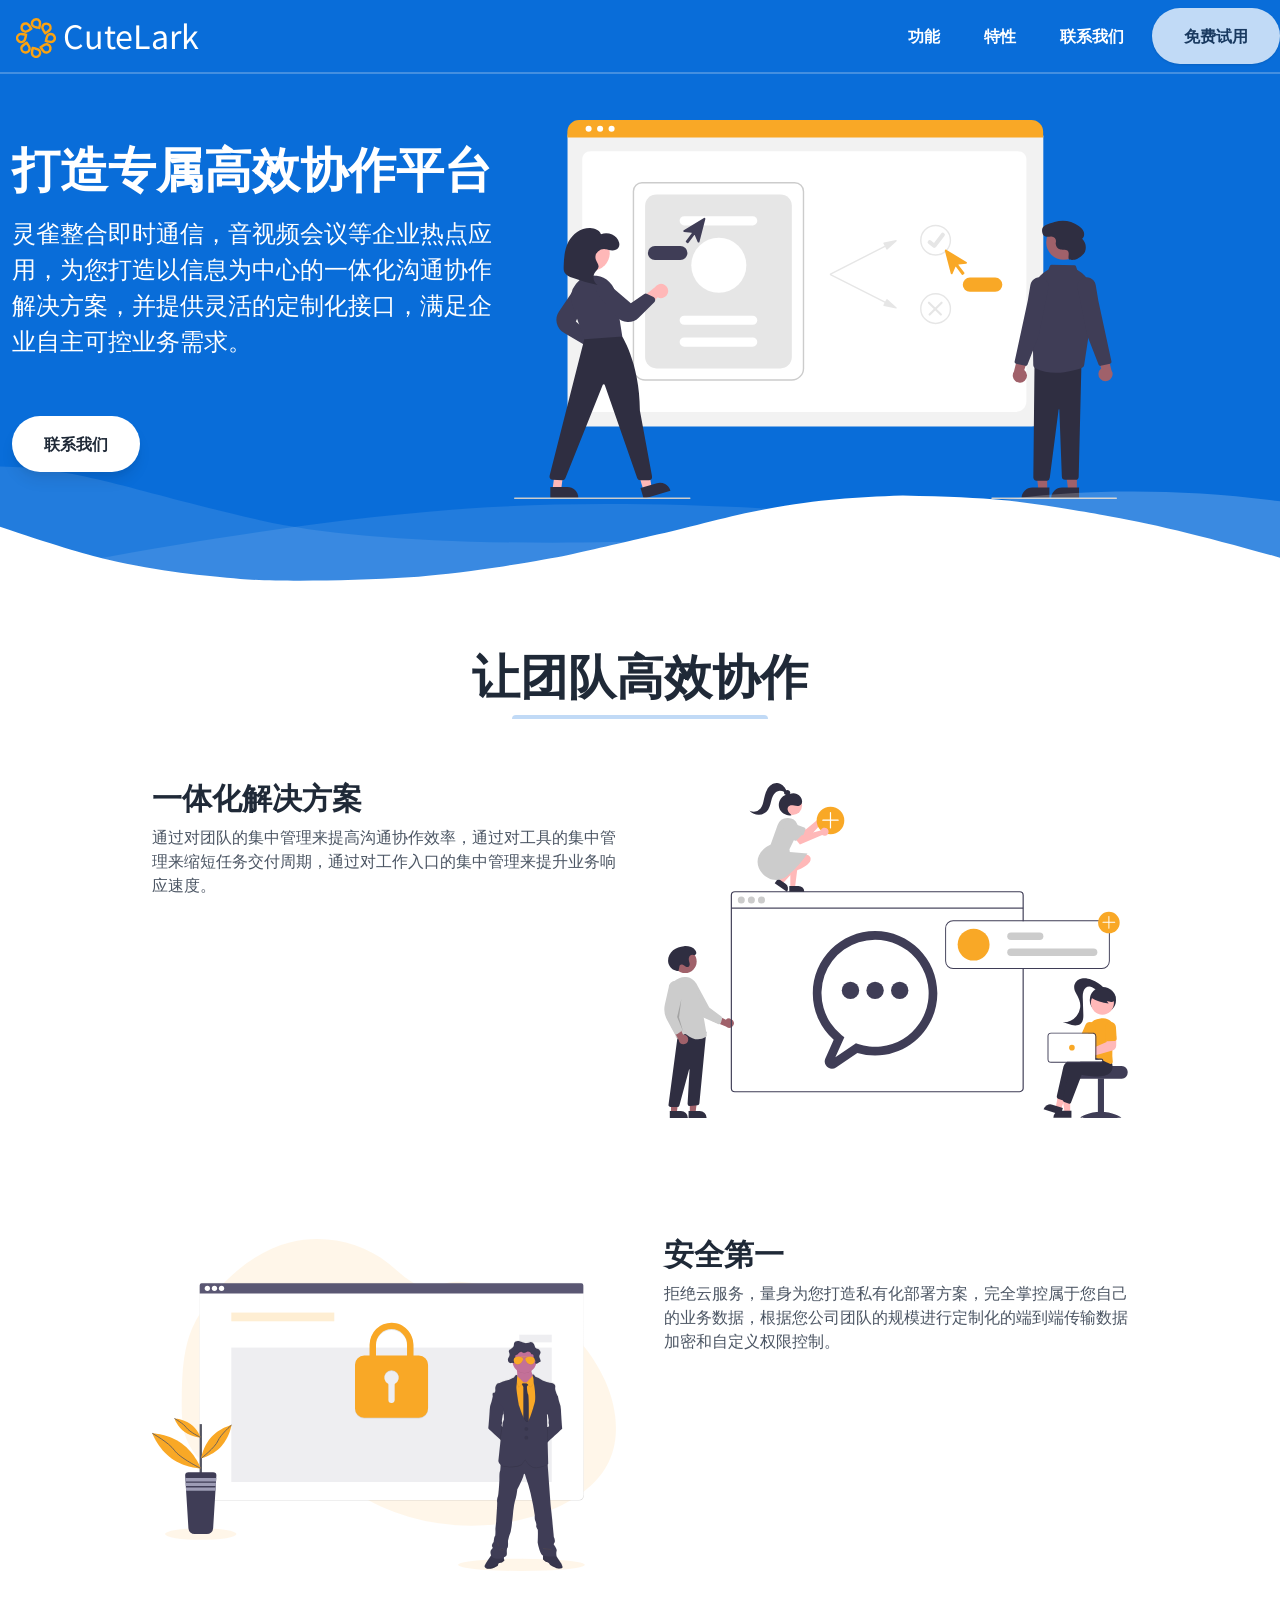
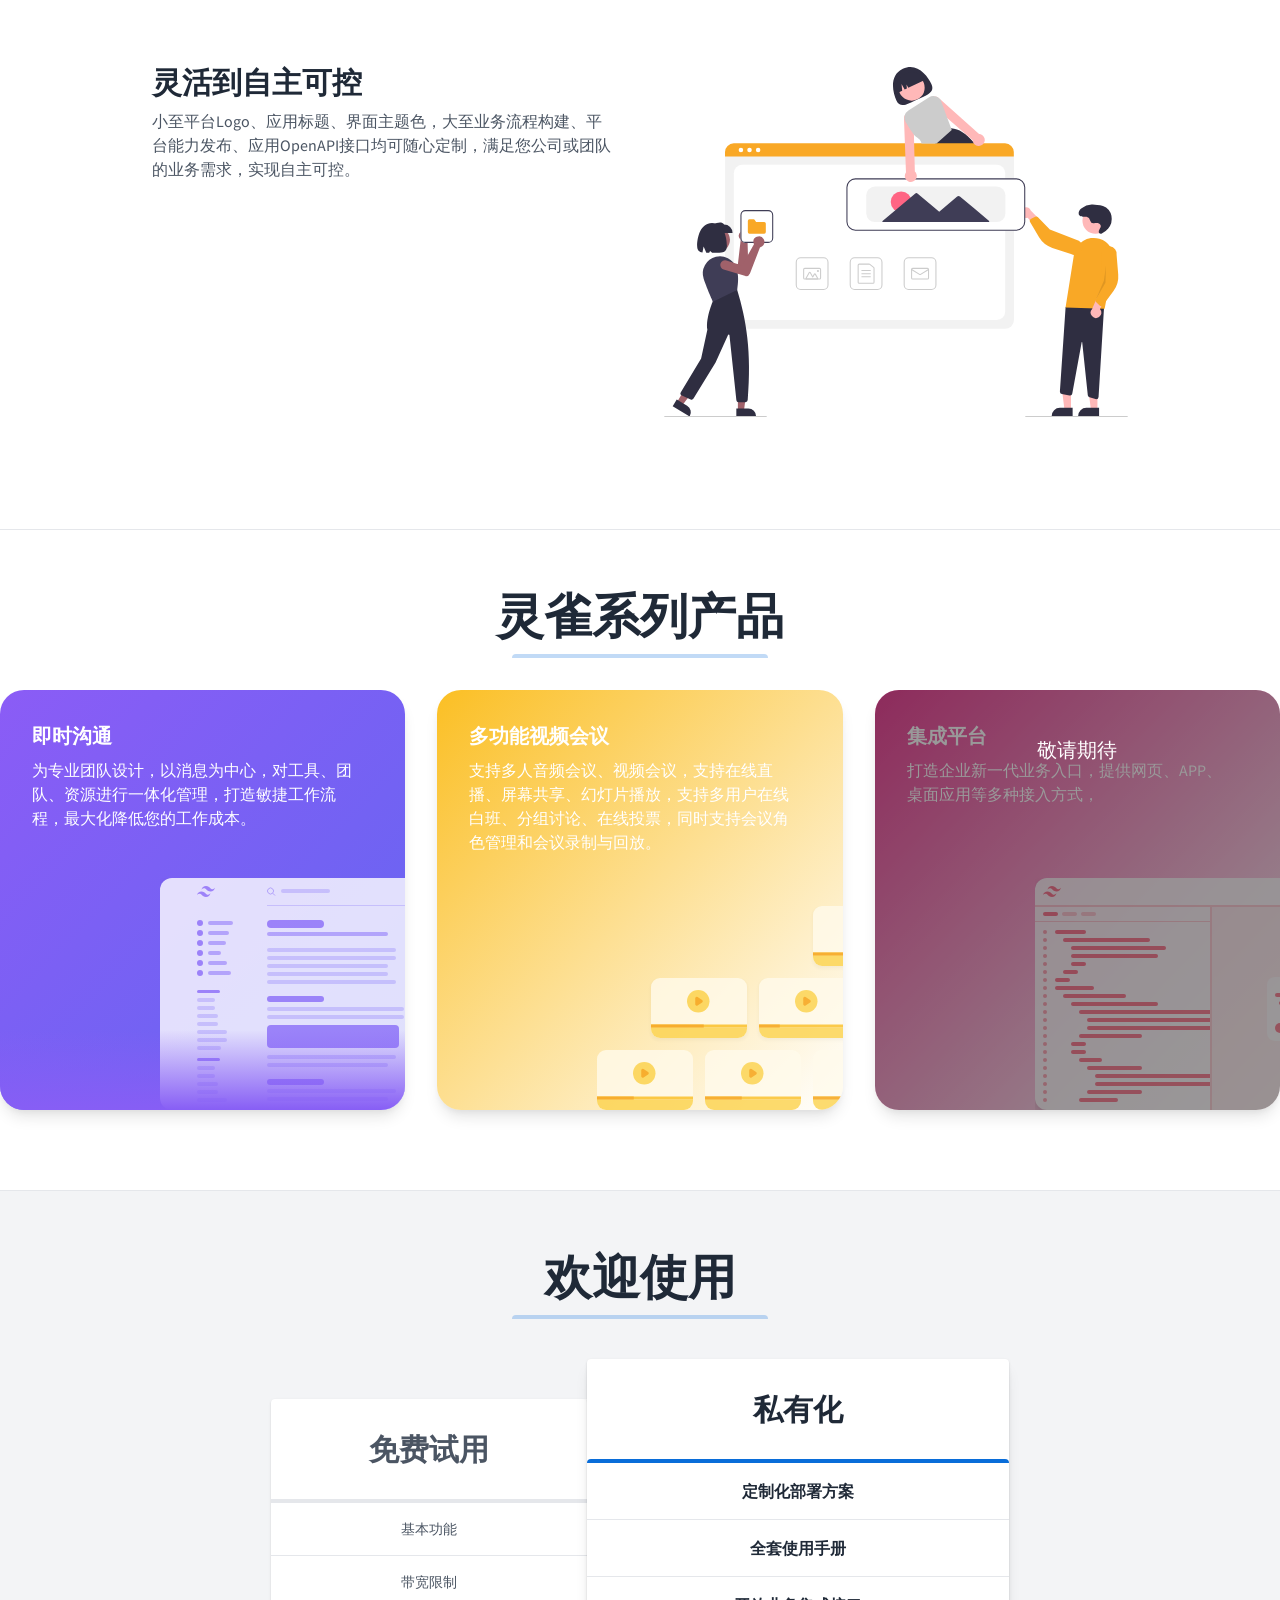
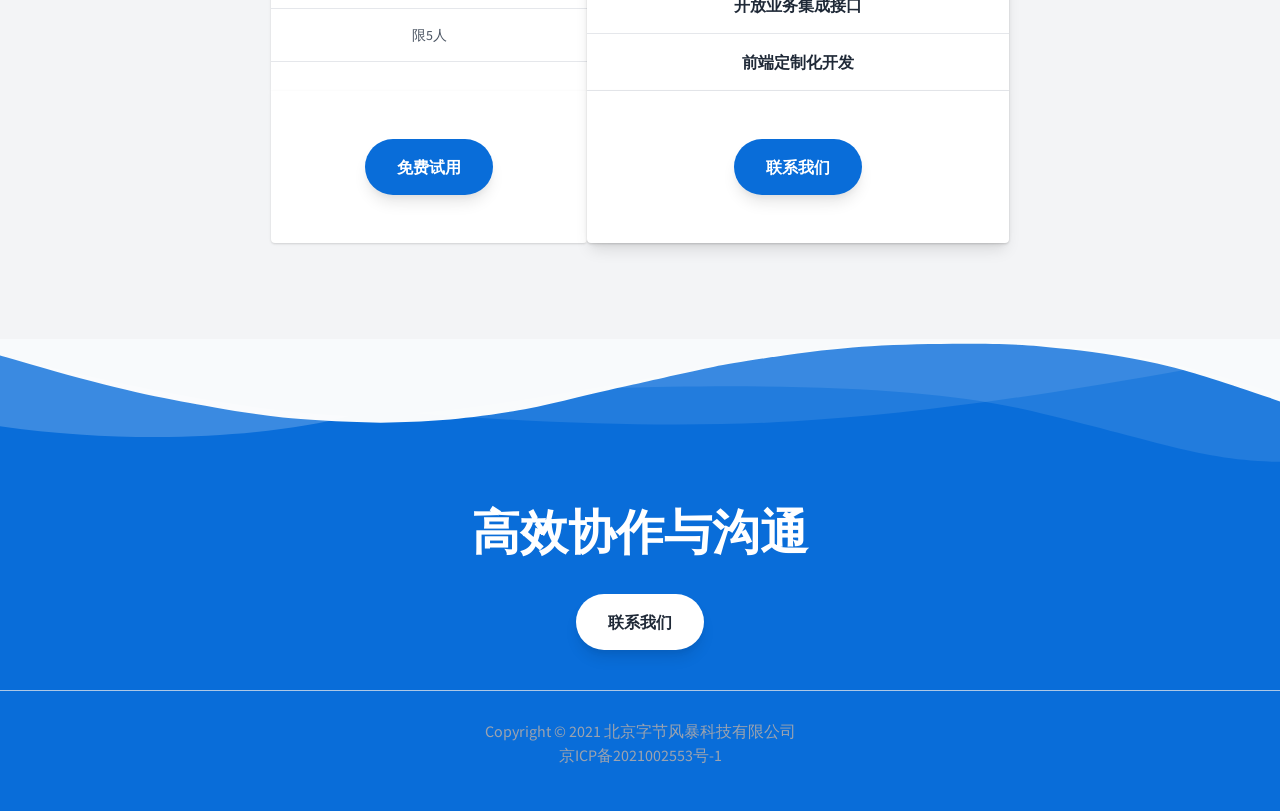
<file: index.html>
<!DOCTYPE html>
<html lang="zh-CN">
  <head>
    <meta charset="UTF-8" />
    <meta name="viewport" content="width=device-width, initial-scale=1.0" />
    <meta http-equiv="X-UA-Compatible" content="ie=edge" />
    <title>CuteLark——打造专属高效协作平台</title>
    <meta
      name="description"
      content="灵雀整合即时通信，音视频会议等企业热点应用，为您打造以信息为中心的一体化沟通协作解决方案，并提供灵活的定制化接口，满足企业自主可控业务需求。"
    />
    <meta
      name="keywords"
      content="灵雀,即时通信,音视频会议,团队协作,沟通协作,自主可控,定制化,一体化解决方案,安全加密,集成平台,免费试用,私有化部署,北京字节风暴科技有限公司"
    />
    <link rel="canonical" href="https://www.cutelark.com/" />
    <link rel="icon" type="image/x-icon" href="./assets/images/favicon.ico" />
    <link rel="stylesheet" href="./assets/css/cutelark.min.css" />
    <!--Replace with your tailwind.css once created-->
    <link rel="stylesheet" href="./assets/css/fonts.css" />
    <!-- Define your gradient here - use online tools to find a gradient matching your branding-->
    <style>
      .gradient {
        background-color: #096dd9;
      }
      .coming-soon {
        position: relative;
      }
      .coming-soon:after {
        position: absolute;
        top: 0;
        left: 0;
        bottom: 0;
        right: 0;
        content: '敬请期待';
        z-index: 20;
        background-color: rgba(0, 0, 0, 0.4);
        border-radius: 1.5rem;
        font-size: 1.25rem;
        font-weight: 500;
        text-align: center;
        padding-top: 45px;
      }
    </style>
    <script src="./assets/js/navaction.js" defer></script>
  </head>
  <body
    class="leading-normal tracking-normal text-white gradient"
    style="font-family: 'Source Sans Pro', sans-serif"
  >
    <!--Nav-->
    <nav id="header" class="fixed w-full z-30 top-0 text-white">
      <div class="w-full container mx-auto flex flex-wrap items-center justify-between mt-0 py-2">
        <div class="pl-4 flex items-center">
          <a
            class="toggleColour text-white no-underline hover:no-underline font-medium text-2xl lg:text-4xl"
            href="#"
          >
            <img
              class="h-8 w-auto sm:h-10 fill-current inline"
              src="./assets/images/logo.svg"
              alt="CuteLark logo"
            />
            <span class="align-middle">CuteLark</span>
          </a>
        </div>
        <div class="block lg:hidden pr-4">
          <button
            id="nav-toggle"
            class="flex items-center p-1 text-pink-800 hover:text-gray-900 focus:outline-none focus:shadow-outline transform transition hover:scale-105 duration-300 ease-in-out"
          >
            <img
              class="h-6 w-auto sm:h-8 fill-current inline"
              src="./assets/images/menu.svg"
              alt="Menu"
            />
          </button>
        </div>
        <div
          class="w-full flex-grow lg:flex lg:items-center lg:w-auto hidden mt-2 lg:mt-0 bg-white lg:bg-transparent text-black p-4 lg:p-0 z-20"
          id="nav-content"
        >
          <ul class="list-reset lg:flex justify-end flex-1 items-center">
            <li class="mr-3">
              <a
                class="toggleColour text-white inline-block no-underline hover:text-gray-800 hover:text-underline font-bold py-2 px-4"
                href="#"
                >功能</a
              >
            </li>
            <li class="mr-3">
              <a
                class="toggleColour text-white inline-block no-underline hover:text-gray-800 hover:text-underline font-bold py-2 px-4"
                href="#"
                >特性</a
              >
            </li>
            <li class="mr-3">
              <a
                class="toggleColour text-white inline-block no-underline hover:text-gray-800 hover:text-underline font-bold py-2 px-4"
                href="#"
                >联系我们</a
              >
            </li>
          </ul>
          <button
            id="navAction"
            class="mx-auto lg:mx-0 hover:underline bg-white text-gray-800 font-bold rounded-full mt-4 lg:mt-0 py-4 px-8 shadow opacity-75 focus:outline-none focus:shadow-outline transform transition hover:scale-105 duration-300 ease-in-out"
          >
            免费试用
          </button>
        </div>
      </div>
      <hr class="border-b border-gray-100 opacity-25 my-0 py-0" />
    </nav>
    <!--Hero-->
    <div class="pt-24">
      <div class="container px-3 mx-auto flex flex-wrap flex-col md:flex-row items-center">
        <!--Left Col-->
        <div
          class="flex flex-col w-full md:w-2/5 justify-center items-start text-center md:text-left"
        >
          <h1 class="my-4 text-5xl font-bold leading-tight">打造专属高效协作平台</h1>
          <p class="leading-normal text-2xl mb-8">
            灵雀整合即时通信，音视频会议等企业热点应用，为您打造以信息为中心的一体化沟通协作解决方案，并提供灵活的定制化接口，满足企业自主可控业务需求。
          </p>
          <button
            class="mx-auto lg:mx-0 hover:underline bg-white text-gray-800 font-bold rounded-full my-6 py-4 px-8 shadow-lg focus:outline-none focus:shadow-outline transform transition hover:scale-105 duration-300 ease-in-out"
          >
            联系我们
          </button>
        </div>
        <!--Right Col-->
        <div class="w-full md:w-3/5 py-6 text-center">
          <img class="w-full md:w-4/5 z-50" src="./assets/images/hero.svg" alt="cooperation" />
        </div>
      </div>
    </div>
    <div class="relative -mt-12 lg:-mt-24">
      <embed src="./assets/images/transition.svg" />
    </div>
    <section class="bg-white border-b py-8">
      <div class="container max-w-5xl mx-auto m-8">
        <h1 class="w-full my-2 text-5xl font-bold leading-tight text-center text-gray-800">
          让团队高效协作
        </h1>
        <div class="w-full mb-4">
          <div class="h-1 mx-auto gradient w-64 opacity-25 my-0 py-0 rounded-t"></div>
        </div>
        <div class="flex flex-wrap py-6">
          <div class="w-5/6 sm:w-1/2 p-6">
            <h3 class="text-3xl text-gray-800 font-bold leading-none mb-3">一体化解决方案</h3>
            <p class="text-gray-600 mb-8">
              通过对团队的集中管理来提高沟通协作效率，通过对工具的集中管理来缩短任务交付周期，通过对工作入口的集中管理来提升业务响应速度。
            </p>
          </div>
          <div class="w-full sm:w-1/2 p-6">
            <embed src="./assets/images/all-in-one.svg" />
          </div>
        </div>
        <div class="flex flex-wrap flex-col-reverse sm:flex-row py-6">
          <div class="w-full sm:w-1/2 p-6 mt-6">
            <embed src="./assets/images/safety.svg" />
          </div>
          <div class="w-full sm:w-1/2 p-6 mt-6">
            <div class="align-middle">
              <h3 class="text-3xl text-gray-800 font-bold leading-none mb-3">安全第一</h3>
              <p class="text-gray-600 mb-8">
                拒绝云服务，量身为您打造私有化部署方案，完全掌控属于您自己的业务数据，根据您公司团队的规模进行定制化的端到端传输数据加密和自定义权限控制。
              </p>
            </div>
          </div>
        </div>
        <div class="flex flex-wrap py-6">
          <div class="w-5/6 sm:w-1/2 p-6">
            <h3 class="text-3xl text-gray-800 font-bold leading-none mb-3">灵活到自主可控</h3>
            <p class="text-gray-600 mb-8">
              小至平台Logo、应用标题、界面主题色，大至业务流程构建、平台能力发布、应用OpenAPI接口均可随心定制，满足您公司或团队的业务需求，实现自主可控。
            </p>
          </div>
          <div class="w-full sm:w-1/2 p-6">
            <embed src="./assets/images/flexible.svg" />
          </div>
        </div>
      </div>
    </section>
    <section class="bg-white border-b py-8">
      <div class="container mx-auto flex flex-wrap pt-4 pb-12">
        <h1 class="w-full my-2 text-5xl font-bold leading-tight text-center text-gray-800">
          灵雀系列产品
        </h1>
        <div class="w-full mb-8">
          <div class="h-1 mx-auto gradient w-64 opacity-25 my-0 py-0 rounded-t"></div>
        </div>
        <div class="w-full grid grid-cols-1 md:grid-cols-3 gap-6 xl:gap-8">
          <section class="flex">
            <div class="w-full relative text-white overflow-hidden rounded-3xl flex shadow-lg">
              <div class="w-full flex md:flex-col bg-gradient-to-br from-purple-500 to-indigo-500">
                <div
                  class="sm:max-w-sm sm:flex-none md:w-auto md:flex-auto flex flex-col items-start relative z-10 p-6 xl:p-8"
                >
                  <h2 class="text-xl font-semibold mb-2 text-shadow">即时沟通</h2>
                  <p class="font-medium text-violet-100 text-shadow mb-4">
                    为专业团队设计，以消息为中心，对工具、团队、资源进行一体化管理，打造敏捷工作流程，最大化降低您的工作成本。
                  </p>
                </div>
                <div class="docs_image__1HDuG relative md:pl-14 xl:pl-40 hidden sm:block">
                  <embed
                    class="absolute top-6 left-6 md:static overflow-visible"
                    src="./assets/images/instant-communication.svg"
                  />
                </div>
              </div>
              <div
                class="absolute bottom-0 left-0 right-0 h-20 hidden sm:block"
                style="
                  background: linear-gradient(to top, rgb(135, 94, 245), rgba(135, 94, 245, 0));
                "
              ></div>
            </div>
          </section>
          <section class="flex">
            <div class="w-full relative text-white overflow-hidden rounded-3xl flex shadow-lg">
              <div class="w-full flex md:flex-col bg-gradient-to-br from-yellow-400 to-orange-500">
                <div
                  class="sm:max-w-sm sm:flex-none md:w-auto md:flex-auto flex flex-col items-start relative z-10 p-6 xl:p-8"
                >
                  <h2 class="text-xl font-semibold mb-2 text-shadow">多功能视频会议</h2>
                  <p class="font-medium text-amber-100 text-shadow mb-4">
                    支持多人音频会议、视频会议，支持在线直播、屏幕共享、幻灯片播放，支持多用户在线白班、分组讨论、在线投票，同时支持会议角色管理和会议录制与回放。
                  </p>
                </div>
                <div class="docs_image__1HDuG relative md:pl-14 xl:pl-40 hidden sm:block">
                  <embed class="overflow-visible" src="./assets/images/video-conference.svg" />
                </div>
              </div>
              <div
                class="absolute bottom-0 left-0 right-0 h-20 bg-gradient-to-t from-orange-500 hidden sm:block"
              ></div>
            </div>
          </section>
          <section class="flex coming-soon">
            <div class="w-full relative text-white overflow-hidden rounded-3xl flex shadow-lg">
              <div class="w-full flex md:flex-col bg-gradient-to-br from-pink-500 to-rose-500">
                <div
                  class="sm:max-w-sm sm:flex-none md:w-auto md:flex-auto flex flex-col items-start relative z-10 p-6 xl:p-8"
                >
                  <h2 class="text-xl font-semibold mb-2 text-shadow">集成平台</h2>
                  <p class="font-medium text-rose-100 text-shadow mb-4">
                    打造企业新一代业务入口，提供网页、APP、桌面应用等多种接入方式，
                  </p>
                </div>
                <div class="docs_image__1HDuG relative md:pl-14 xl:pl-40 hidden sm:block">
                  <embed
                    class="absolute top-6 left-6 md:static overflow-visible"
                    src="./assets/images/integration.svg"
                  />
                </div>
              </div>
              <div
                class="absolute bottom-0 left-0 right-0 h-20 bg-gradient-to-t from-rose-500 hidden sm:block"
              ></div>
            </div>
          </section>
        </div>
      </div>
    </section>
    <section class="bg-gray-100 py-8">
      <div class="container mx-auto px-2 pt-4 pb-12 text-gray-800">
        <h1 class="w-full my-2 text-5xl font-bold leading-tight text-center text-gray-800">
          欢迎使用
        </h1>
        <div class="w-full mb-4">
          <div class="h-1 mx-auto gradient w-64 opacity-25 my-0 py-0 rounded-t"></div>
        </div>
        <div class="flex flex-col sm:flex-row justify-center pt-12 my-12 sm:my-4">
          <div
            class="flex flex-col w-5/6 lg:w-1/4 mx-auto lg:mx-0 rounded-none lg:rounded-l-lg bg-white mt-4"
          >
            <div
              class="flex-1 bg-white text-gray-600 rounded-t rounded-b-none overflow-hidden shadow"
            >
              <div class="p-8 text-3xl font-bold text-center border-b-4">免费试用</div>
              <ul class="w-full text-center text-sm">
                <li class="border-b py-4">基本功能</li>
                <li class="border-b py-4">带宽限制</li>
                <li class="border-b py-4">限5人</li>
              </ul>
            </div>
            <div
              class="flex-none mt-auto bg-white rounded-b rounded-t-none overflow-hidden shadow p-6"
            >
              <div class="flex items-center justify-center">
                <button
                  class="mx-auto lg:mx-0 hover:underline gradient text-white font-bold rounded-full my-6 py-4 px-8 shadow-lg focus:outline-none focus:shadow-outline transform transition hover:scale-105 duration-300 ease-in-out"
                >
                  免费试用
                </button>
              </div>
            </div>
          </div>
          <div
            class="flex flex-col w-5/6 lg:w-1/3 mx-auto lg:mx-0 rounded-lg bg-white mt-4 sm:-mt-6 shadow-lg z-10"
          >
            <div class="flex-1 bg-white rounded-t rounded-b-none overflow-hidden shadow">
              <div class="w-full p-8 text-3xl font-bold text-center">私有化</div>
              <div class="h-1 w-full gradient my-0 py-0 rounded-t"></div>
              <ul class="w-full text-center text-base font-bold">
                <li class="border-b py-4">定制化部署方案</li>
                <li class="border-b py-4">全套使用手册</li>
                <li class="border-b py-4">开放业务集成接口</li>
                <li class="border-b py-4">前端定制化开发</li>
              </ul>
            </div>
            <div
              class="flex-none mt-auto bg-white rounded-b rounded-t-none overflow-hidden shadow p-6"
            >
              <div class="flex items-center justify-center">
                <button
                  class="mx-auto lg:mx-0 hover:underline gradient text-white font-bold rounded-full my-6 py-4 px-8 shadow-lg focus:outline-none focus:shadow-outline transform transition hover:scale-105 duration-300 ease-in-out"
                >
                  联系我们
                </button>
              </div>
            </div>
          </div>
        </div>
      </div>
    </section>

    <embed class="overflow-visible" src="./assets/images/transition-bottom.svg" />
    <section class="container mx-auto text-center py-6 mb-2">
      <h1 class="w-full my-2 text-5xl font-bold leading-tight text-center text-white">
        高效协作与沟通
      </h1>

      <button
        class="mx-auto lg:mx-0 hover:underline bg-white text-gray-800 font-bold rounded-full my-6 py-4 px-8 shadow-lg focus:outline-none focus:shadow-outline transform transition hover:scale-105 duration-300 ease-in-out"
      >
        联系我们
      </button>
      <hr class="border-t my-4 border-orange-400 opacity-75" />
      <footer class="py-3">
        <p class="text-gray-400 text-center">Copyright © 2021 北京字节风暴科技有限公司</p>
        <p class="text-gray-400 text-center">
          <a href="https://beian.miit.gov.cn" target="_blank" rel="noopener"
            >京ICP备2021002553号-1</a
          >
        </p>
      </footer>
    </section>
  </body>
</html>
</file>
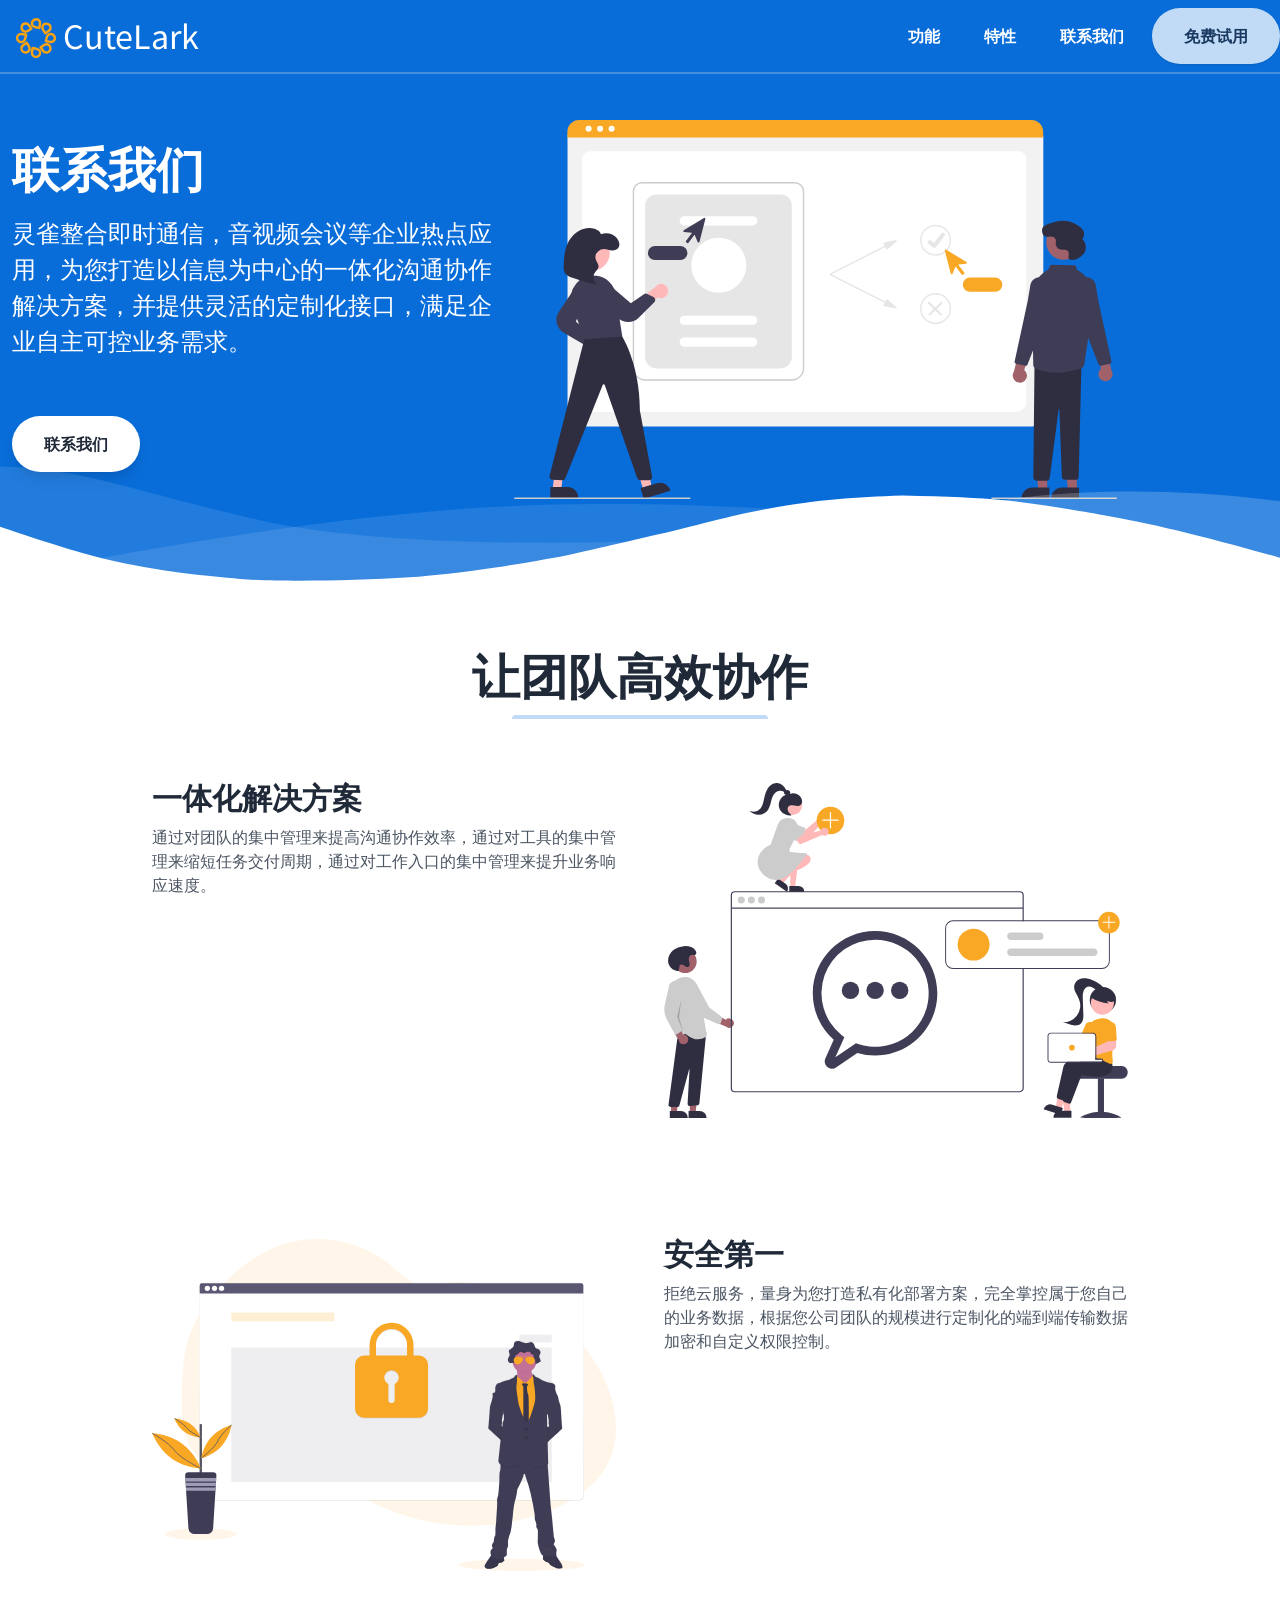
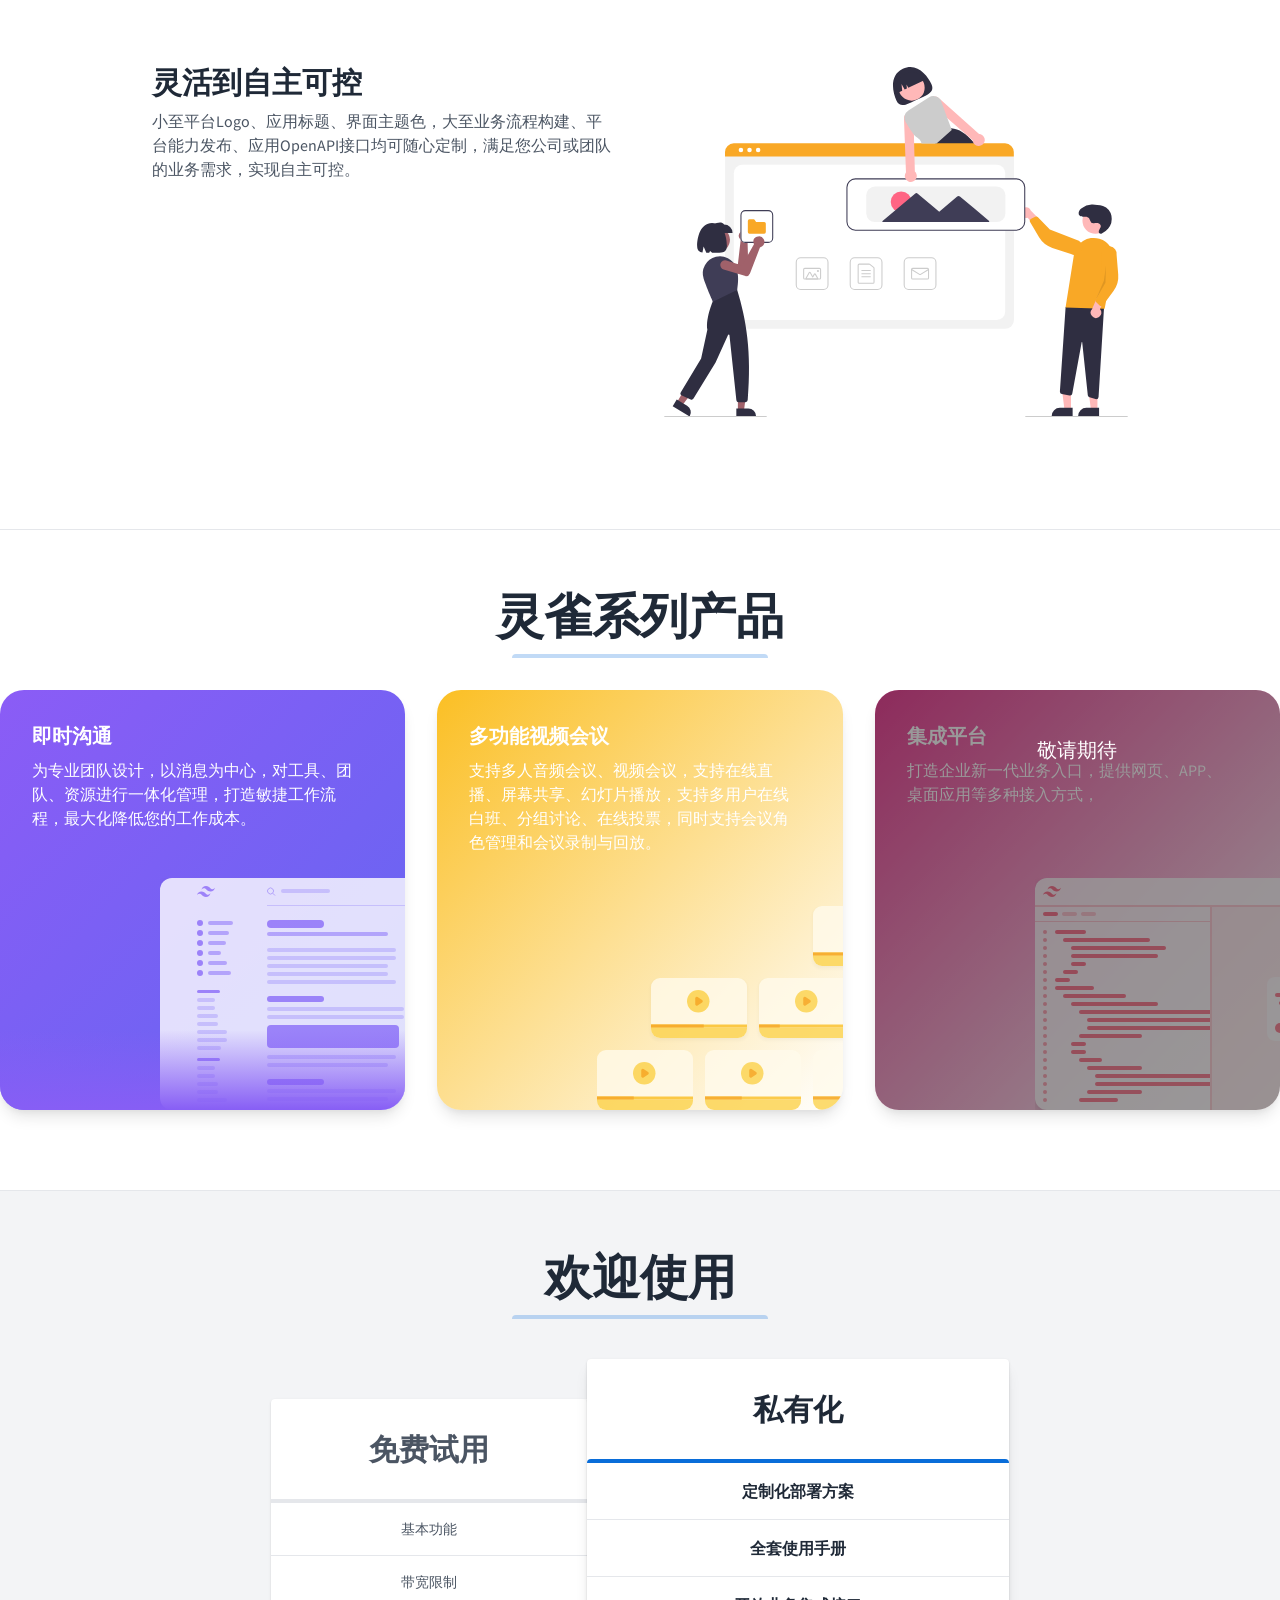
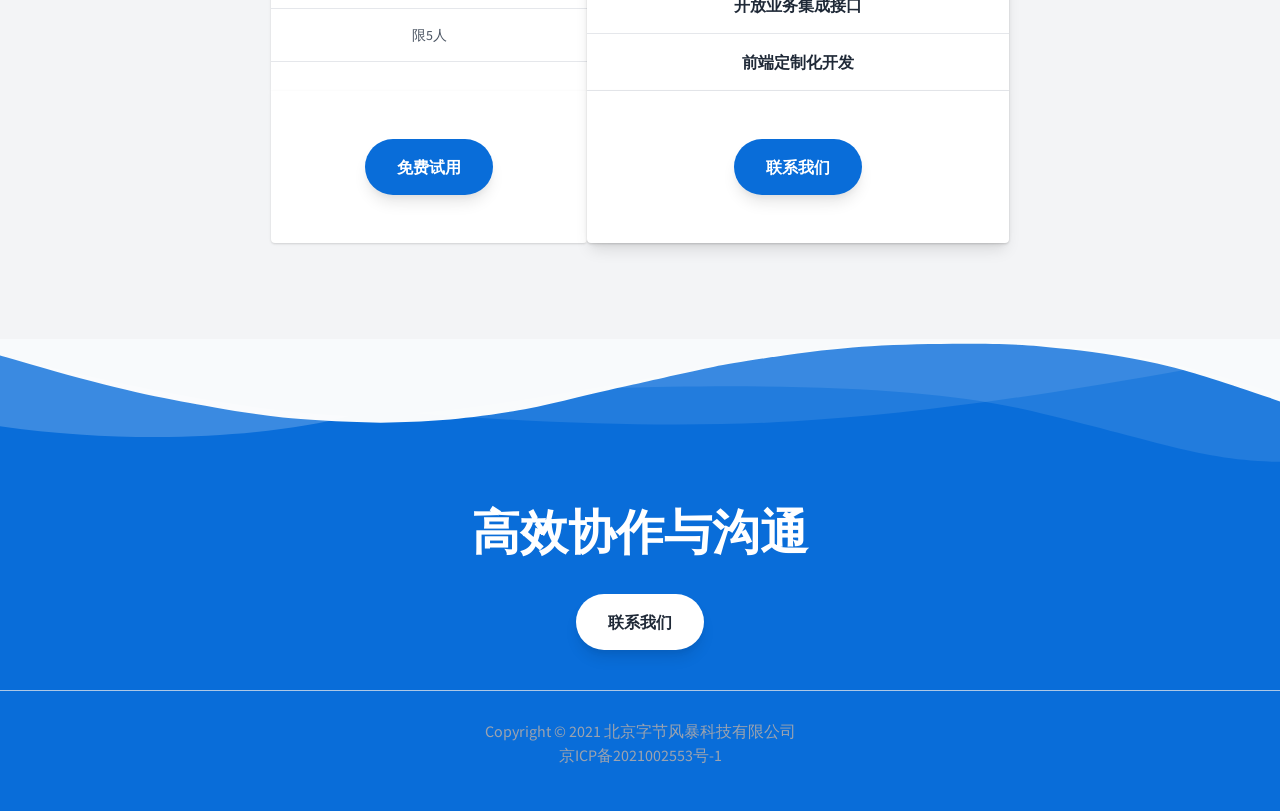
<file: contract.html>
<!DOCTYPE html>
<html lang="zh-CN">
  <head>
    <meta charset="UTF-8" />
    <meta name="viewport" content="width=device-width, initial-scale=1.0" />
    <meta http-equiv="X-UA-Compatible" content="ie=edge" />
    <title>CuteLark——打造专属高效协作平台</title>
    <meta
      name="description"
      content="灵雀整合即时通信，音视频会议等企业热点应用，为您打造以信息为中心的一体化沟通协作解决方案，并提供灵活的定制化接口，满足企业自主可控业务需求。"
    />
    <meta
      name="keywords"
      content="灵雀,即时通信,音视频会议,团队协作,沟通协作,自主可控,定制化,一体化解决方案,安全加密,集成平台,免费试用,私有化部署,北京字节风暴科技有限公司"
    />
    <link rel="canonical" href="https://www.cutelark.com/" />
    <link rel="icon" type="image/x-icon" href="./assets/images/favicon.ico" />
    <link rel="stylesheet" href="./assets/css/cutelark.min.css" />
    <!--Replace with your tailwind.css once created-->
    <link rel="stylesheet" href="./assets/css/fonts.css" />
    <!-- Define your gradient here - use online tools to find a gradient matching your branding-->
    <style>
      .gradient {
        background-color: #096dd9;
      }
      .coming-soon {
        position: relative;
      }
      .coming-soon:after {
        position: absolute;
        top: 0;
        left: 0;
        bottom: 0;
        right: 0;
        content: '敬请期待';
        z-index: 20;
        background-color: rgba(0, 0, 0, 0.4);
        border-radius: 1.5rem;
        font-size: 1.25rem;
        font-weight: 500;
        text-align: center;
        padding-top: 45px;
      }
    </style>
    <script src="./assets/js/navaction.js" defer></script>
  </head>
  <body
    class="leading-normal tracking-normal text-white gradient"
    style="font-family: 'Source Sans Pro', sans-serif"
  >
    <!--Nav-->
    <nav id="header" class="fixed w-full z-30 top-0 text-white">
      <div class="w-full container mx-auto flex flex-wrap items-center justify-between mt-0 py-2">
        <div class="pl-4 flex items-center">
          <a
            class="toggleColour text-white no-underline hover:no-underline font-medium text-2xl lg:text-4xl"
            href="#"
          >
            <img
              class="h-8 w-auto sm:h-10 fill-current inline"
              src="./assets/images/logo.svg"
              alt="CuteLark logo"
            />
            <span class="align-middle">CuteLark</span>
          </a>
        </div>
        <div class="block lg:hidden pr-4">
          <button
            id="nav-toggle"
            class="flex items-center p-1 text-pink-800 hover:text-gray-900 focus:outline-none focus:shadow-outline transform transition hover:scale-105 duration-300 ease-in-out"
          >
            <img
              class="h-6 w-auto sm:h-8 fill-current inline"
              src="./assets/images/menu.svg"
              alt="Menu"
            />
          </button>
        </div>
        <div
          class="w-full flex-grow lg:flex lg:items-center lg:w-auto hidden mt-2 lg:mt-0 bg-white lg:bg-transparent text-black p-4 lg:p-0 z-20"
          id="nav-content"
        >
          <ul class="list-reset lg:flex justify-end flex-1 items-center">
            <li class="mr-3">
              <a
                class="toggleColour text-white inline-block no-underline hover:text-gray-800 hover:text-underline font-bold py-2 px-4"
                href="#"
                >功能</a
              >
            </li>
            <li class="mr-3">
              <a
                class="toggleColour text-white inline-block no-underline hover:text-gray-800 hover:text-underline font-bold py-2 px-4"
                href="#"
                >特性</a
              >
            </li>
            <li class="mr-3">
              <a
                class="toggleColour text-white inline-block no-underline hover:text-gray-800 hover:text-underline font-bold py-2 px-4"
                href="#"
                >联系我们</a
              >
            </li>
          </ul>
          <button
            id="navAction"
            class="mx-auto lg:mx-0 hover:underline bg-white text-gray-800 font-bold rounded-full mt-4 lg:mt-0 py-4 px-8 shadow opacity-75 focus:outline-none focus:shadow-outline transform transition hover:scale-105 duration-300 ease-in-out"
          >
            免费试用
          </button>
        </div>
      </div>
      <hr class="border-b border-gray-100 opacity-25 my-0 py-0" />
    </nav>
    <!--Hero-->
    <div class="pt-24">
      <div class="container px-3 mx-auto flex flex-wrap flex-col md:flex-row items-center">
        <!--Left Col-->
        <div
          class="flex flex-col w-full md:w-2/5 justify-center items-start text-center md:text-left"
        >
          <h1 class="my-4 text-5xl font-bold leading-tight">联系我们</h1>
          <p class="leading-normal text-2xl mb-8">
            灵雀整合即时通信，音视频会议等企业热点应用，为您打造以信息为中心的一体化沟通协作解决方案，并提供灵活的定制化接口，满足企业自主可控业务需求。
          </p>
          <button
            class="mx-auto lg:mx-0 hover:underline bg-white text-gray-800 font-bold rounded-full my-6 py-4 px-8 shadow-lg focus:outline-none focus:shadow-outline transform transition hover:scale-105 duration-300 ease-in-out"
          >
            联系我们
          </button>
        </div>
        <!--Right Col-->
        <div class="w-full md:w-3/5 py-6 text-center">
          <img class="w-full md:w-4/5 z-50" src="./assets/images/hero.svg" alt="cooperation" />
        </div>
      </div>
    </div>
    <div class="relative -mt-12 lg:-mt-24">
      <embed src="./assets/images/transition.svg" />
    </div>
    <section class="bg-white border-b py-8">
      <div class="container max-w-5xl mx-auto m-8">
        <h1 class="w-full my-2 text-5xl font-bold leading-tight text-center text-gray-800">
          让团队高效协作
        </h1>
        <div class="w-full mb-4">
          <div class="h-1 mx-auto gradient w-64 opacity-25 my-0 py-0 rounded-t"></div>
        </div>
        <div class="flex flex-wrap py-6">
          <div class="w-5/6 sm:w-1/2 p-6">
            <h3 class="text-3xl text-gray-800 font-bold leading-none mb-3">一体化解决方案</h3>
            <p class="text-gray-600 mb-8">
              通过对团队的集中管理来提高沟通协作效率，通过对工具的集中管理来缩短任务交付周期，通过对工作入口的集中管理来提升业务响应速度。
            </p>
          </div>
          <div class="w-full sm:w-1/2 p-6">
            <embed src="./assets/images/all-in-one.svg" />
          </div>
        </div>
        <div class="flex flex-wrap flex-col-reverse sm:flex-row py-6">
          <div class="w-full sm:w-1/2 p-6 mt-6">
            <embed src="./assets/images/safety.svg" />
          </div>
          <div class="w-full sm:w-1/2 p-6 mt-6">
            <div class="align-middle">
              <h3 class="text-3xl text-gray-800 font-bold leading-none mb-3">安全第一</h3>
              <p class="text-gray-600 mb-8">
                拒绝云服务，量身为您打造私有化部署方案，完全掌控属于您自己的业务数据，根据您公司团队的规模进行定制化的端到端传输数据加密和自定义权限控制。
              </p>
            </div>
          </div>
        </div>
        <div class="flex flex-wrap py-6">
          <div class="w-5/6 sm:w-1/2 p-6">
            <h3 class="text-3xl text-gray-800 font-bold leading-none mb-3">灵活到自主可控</h3>
            <p class="text-gray-600 mb-8">
              小至平台Logo、应用标题、界面主题色，大至业务流程构建、平台能力发布、应用OpenAPI接口均可随心定制，满足您公司或团队的业务需求，实现自主可控。
            </p>
          </div>
          <div class="w-full sm:w-1/2 p-6">
            <embed src="./assets/images/flexible.svg" />
          </div>
        </div>
      </div>
    </section>
    <section class="bg-white border-b py-8">
      <div class="container mx-auto flex flex-wrap pt-4 pb-12">
        <h1 class="w-full my-2 text-5xl font-bold leading-tight text-center text-gray-800">
          灵雀系列产品
        </h1>
        <div class="w-full mb-8">
          <div class="h-1 mx-auto gradient w-64 opacity-25 my-0 py-0 rounded-t"></div>
        </div>
        <div class="w-full grid grid-cols-1 md:grid-cols-3 gap-6 xl:gap-8">
          <section class="flex">
            <div class="w-full relative text-white overflow-hidden rounded-3xl flex shadow-lg">
              <div class="w-full flex md:flex-col bg-gradient-to-br from-purple-500 to-indigo-500">
                <div
                  class="sm:max-w-sm sm:flex-none md:w-auto md:flex-auto flex flex-col items-start relative z-10 p-6 xl:p-8"
                >
                  <h2 class="text-xl font-semibold mb-2 text-shadow">即时沟通</h2>
                  <p class="font-medium text-violet-100 text-shadow mb-4">
                    为专业团队设计，以消息为中心，对工具、团队、资源进行一体化管理，打造敏捷工作流程，最大化降低您的工作成本。
                  </p>
                </div>
                <div class="docs_image__1HDuG relative md:pl-14 xl:pl-40 hidden sm:block">
                  <embed
                    class="absolute top-6 left-6 md:static overflow-visible"
                    src="./assets/images/instant-communication.svg"
                  />
                </div>
              </div>
              <div
                class="absolute bottom-0 left-0 right-0 h-20 hidden sm:block"
                style="
                  background: linear-gradient(to top, rgb(135, 94, 245), rgba(135, 94, 245, 0));
                "
              ></div>
            </div>
          </section>
          <section class="flex">
            <div class="w-full relative text-white overflow-hidden rounded-3xl flex shadow-lg">
              <div class="w-full flex md:flex-col bg-gradient-to-br from-yellow-400 to-orange-500">
                <div
                  class="sm:max-w-sm sm:flex-none md:w-auto md:flex-auto flex flex-col items-start relative z-10 p-6 xl:p-8"
                >
                  <h2 class="text-xl font-semibold mb-2 text-shadow">多功能视频会议</h2>
                  <p class="font-medium text-amber-100 text-shadow mb-4">
                    支持多人音频会议、视频会议，支持在线直播、屏幕共享、幻灯片播放，支持多用户在线白班、分组讨论、在线投票，同时支持会议角色管理和会议录制与回放。
                  </p>
                </div>
                <div class="docs_image__1HDuG relative md:pl-14 xl:pl-40 hidden sm:block">
                  <embed class="overflow-visible" src="./assets/images/video-conference.svg" />
                </div>
              </div>
              <div
                class="absolute bottom-0 left-0 right-0 h-20 bg-gradient-to-t from-orange-500 hidden sm:block"
              ></div>
            </div>
          </section>
          <section class="flex coming-soon">
            <div class="w-full relative text-white overflow-hidden rounded-3xl flex shadow-lg">
              <div class="w-full flex md:flex-col bg-gradient-to-br from-pink-500 to-rose-500">
                <div
                  class="sm:max-w-sm sm:flex-none md:w-auto md:flex-auto flex flex-col items-start relative z-10 p-6 xl:p-8"
                >
                  <h2 class="text-xl font-semibold mb-2 text-shadow">集成平台</h2>
                  <p class="font-medium text-rose-100 text-shadow mb-4">
                    打造企业新一代业务入口，提供网页、APP、桌面应用等多种接入方式，
                  </p>
                </div>
                <div class="docs_image__1HDuG relative md:pl-14 xl:pl-40 hidden sm:block">
                  <embed
                    class="absolute top-6 left-6 md:static overflow-visible"
                    src="./assets/images/integration.svg"
                  />
                </div>
              </div>
              <div
                class="absolute bottom-0 left-0 right-0 h-20 bg-gradient-to-t from-rose-500 hidden sm:block"
              ></div>
            </div>
          </section>
        </div>
      </div>
    </section>
    <section class="bg-gray-100 py-8">
      <div class="container mx-auto px-2 pt-4 pb-12 text-gray-800">
        <h1 class="w-full my-2 text-5xl font-bold leading-tight text-center text-gray-800">
          欢迎使用
        </h1>
        <div class="w-full mb-4">
          <div class="h-1 mx-auto gradient w-64 opacity-25 my-0 py-0 rounded-t"></div>
        </div>
        <div class="flex flex-col sm:flex-row justify-center pt-12 my-12 sm:my-4">
          <div
            class="flex flex-col w-5/6 lg:w-1/4 mx-auto lg:mx-0 rounded-none lg:rounded-l-lg bg-white mt-4"
          >
            <div
              class="flex-1 bg-white text-gray-600 rounded-t rounded-b-none overflow-hidden shadow"
            >
              <div class="p-8 text-3xl font-bold text-center border-b-4">免费试用</div>
              <ul class="w-full text-center text-sm">
                <li class="border-b py-4">基本功能</li>
                <li class="border-b py-4">带宽限制</li>
                <li class="border-b py-4">限5人</li>
              </ul>
            </div>
            <div
              class="flex-none mt-auto bg-white rounded-b rounded-t-none overflow-hidden shadow p-6"
            >
              <div class="flex items-center justify-center">
                <button
                  class="mx-auto lg:mx-0 hover:underline gradient text-white font-bold rounded-full my-6 py-4 px-8 shadow-lg focus:outline-none focus:shadow-outline transform transition hover:scale-105 duration-300 ease-in-out"
                >
                  免费试用
                </button>
              </div>
            </div>
          </div>
          <div
            class="flex flex-col w-5/6 lg:w-1/3 mx-auto lg:mx-0 rounded-lg bg-white mt-4 sm:-mt-6 shadow-lg z-10"
          >
            <div class="flex-1 bg-white rounded-t rounded-b-none overflow-hidden shadow">
              <div class="w-full p-8 text-3xl font-bold text-center">私有化</div>
              <div class="h-1 w-full gradient my-0 py-0 rounded-t"></div>
              <ul class="w-full text-center text-base font-bold">
                <li class="border-b py-4">定制化部署方案</li>
                <li class="border-b py-4">全套使用手册</li>
                <li class="border-b py-4">开放业务集成接口</li>
                <li class="border-b py-4">前端定制化开发</li>
              </ul>
            </div>
            <div
              class="flex-none mt-auto bg-white rounded-b rounded-t-none overflow-hidden shadow p-6"
            >
              <div class="flex items-center justify-center">
                <button
                  class="mx-auto lg:mx-0 hover:underline gradient text-white font-bold rounded-full my-6 py-4 px-8 shadow-lg focus:outline-none focus:shadow-outline transform transition hover:scale-105 duration-300 ease-in-out"
                >
                  联系我们
                </button>
              </div>
            </div>
          </div>
        </div>
      </div>
    </section>

    <embed class="overflow-visible" src="./assets/images/transition-bottom.svg" />
    <section class="container mx-auto text-center py-6 mb-2">
      <h1 class="w-full my-2 text-5xl font-bold leading-tight text-center text-white">
        高效协作与沟通
      </h1>

      <button
        class="mx-auto lg:mx-0 hover:underline bg-white text-gray-800 font-bold rounded-full my-6 py-4 px-8 shadow-lg focus:outline-none focus:shadow-outline transform transition hover:scale-105 duration-300 ease-in-out"
      >
        联系我们
      </button>
      <hr class="border-t my-4 border-orange-400 opacity-75" />
      <footer class="py-3">
        <p class="text-gray-400 text-center">Copyright © 2021 北京字节风暴科技有限公司</p>
        <p class="text-gray-400 text-center">
          <a href="https://beian.miit.gov.cn" target="_blank" rel="noopener"
            >京ICP备2021002553号-1</a
          >
        </p>
      </footer>
    </section>
    <script src="//code.tidio.co/9r3ljztuqigozbupmiy4xukoucecm7og.js" async></script>
  </body>
</html>
</file>
<file: assets/css/fonts.css>
/* cyrillic-ext */
@font-face {
  font-family: 'Source Sans Pro';
  font-style: normal;
  font-weight: 400;
  src: url(https://fonts.gstatic.com/s/sourcesanspro/v14/6xK3dSBYKcSV-LCoeQqfX1RYOo3qNa7lujVj9_mf.woff2) format('woff2');
  unicode-range: U+0460-052F, U+1C80-1C88, U+20B4, U+2DE0-2DFF, U+A640-A69F, U+FE2E-FE2F;
}
/* cyrillic */
@font-face {
  font-family: 'Source Sans Pro';
  font-style: normal;
  font-weight: 400;
  src: url(https://fonts.gstatic.com/s/sourcesanspro/v14/6xK3dSBYKcSV-LCoeQqfX1RYOo3qPK7lujVj9_mf.woff2) format('woff2');
  unicode-range: U+0400-045F, U+0490-0491, U+04B0-04B1, U+2116;
}
/* greek-ext */
@font-face {
  font-family: 'Source Sans Pro';
  font-style: normal;
  font-weight: 400;
  src: url(https://fonts.gstatic.com/s/sourcesanspro/v14/6xK3dSBYKcSV-LCoeQqfX1RYOo3qNK7lujVj9_mf.woff2) format('woff2');
  unicode-range: U+1F00-1FFF;
}
/* greek */
@font-face {
  font-family: 'Source Sans Pro';
  font-style: normal;
  font-weight: 400;
  src: url(https://fonts.gstatic.com/s/sourcesanspro/v14/6xK3dSBYKcSV-LCoeQqfX1RYOo3qO67lujVj9_mf.woff2) format('woff2');
  unicode-range: U+0370-03FF;
}
/* vietnamese */
@font-face {
  font-family: 'Source Sans Pro';
  font-style: normal;
  font-weight: 400;
  src: url(https://fonts.gstatic.com/s/sourcesanspro/v14/6xK3dSBYKcSV-LCoeQqfX1RYOo3qN67lujVj9_mf.woff2) format('woff2');
  unicode-range: U+0102-0103, U+0110-0111, U+0128-0129, U+0168-0169, U+01A0-01A1, U+01AF-01B0, U+1EA0-1EF9, U+20AB;
}
/* latin-ext */
@font-face {
  font-family: 'Source Sans Pro';
  font-style: normal;
  font-weight: 400;
  src: url(https://fonts.gstatic.com/s/sourcesanspro/v14/6xK3dSBYKcSV-LCoeQqfX1RYOo3qNq7lujVj9_mf.woff2) format('woff2');
  unicode-range: U+0100-024F, U+0259, U+1E00-1EFF, U+2020, U+20A0-20AB, U+20AD-20CF, U+2113, U+2C60-2C7F, U+A720-A7FF;
}
/* latin */
@font-face {
  font-family: 'Source Sans Pro';
  font-style: normal;
  font-weight: 400;
  src: url(../fonts/6xK3dSBYKcSV-b.woff2) format('woff2');
  unicode-range: U+0000-00FF, U+0131, U+0152-0153, U+02BB-02BC, U+02C6, U+02DA, U+02DC, U+2000-206F, U+2074, U+20AC, U+2122, U+2191, U+2193, U+2212, U+2215, U+FEFF, U+FFFD;
}
/* cyrillic-ext */
@font-face {
  font-family: 'Source Sans Pro';
  font-style: normal;
  font-weight: 700;
  src: url(https://fonts.gstatic.com/s/sourcesanspro/v14/6xKydSBYKcSV-LCoeQqfX1RYOo3ig4vwmhdu3cOWxy40.woff2) format('woff2');
  unicode-range: U+0460-052F, U+1C80-1C88, U+20B4, U+2DE0-2DFF, U+A640-A69F, U+FE2E-FE2F;
}
/* cyrillic */
@font-face {
  font-family: 'Source Sans Pro';
  font-style: normal;
  font-weight: 700;
  src: url(https://fonts.gstatic.com/s/sourcesanspro/v14/6xKydSBYKcSV-LCoeQqfX1RYOo3ig4vwkxdu3cOWxy40.woff2) format('woff2');
  unicode-range: U+0400-045F, U+0490-0491, U+04B0-04B1, U+2116;
}
/* greek-ext */
@font-face {
  font-family: 'Source Sans Pro';
  font-style: normal;
  font-weight: 700;
  src: url(https://fonts.gstatic.com/s/sourcesanspro/v14/6xKydSBYKcSV-LCoeQqfX1RYOo3ig4vwmxdu3cOWxy40.woff2) format('woff2');
  unicode-range: U+1F00-1FFF;
}
/* greek */
@font-face {
  font-family: 'Source Sans Pro';
  font-style: normal;
  font-weight: 700;
  src: url(https://fonts.gstatic.com/s/sourcesanspro/v14/6xKydSBYKcSV-LCoeQqfX1RYOo3ig4vwlBdu3cOWxy40.woff2) format('woff2');
  unicode-range: U+0370-03FF;
}
/* vietnamese */
@font-face {
  font-family: 'Source Sans Pro';
  font-style: normal;
  font-weight: 700;
  src: url(https://fonts.gstatic.com/s/sourcesanspro/v14/6xKydSBYKcSV-LCoeQqfX1RYOo3ig4vwmBdu3cOWxy40.woff2) format('woff2');
  unicode-range: U+0102-0103, U+0110-0111, U+0128-0129, U+0168-0169, U+01A0-01A1, U+01AF-01B0, U+1EA0-1EF9, U+20AB;
}
/* latin-ext */
@font-face {
  font-family: 'Source Sans Pro';
  font-style: normal;
  font-weight: 700;
  src: url(https://fonts.gstatic.com/s/sourcesanspro/v14/6xKydSBYKcSV-LCoeQqfX1RYOo3ig4vwmRdu3cOWxy40.woff2) format('woff2');
  unicode-range: U+0100-024F, U+0259, U+1E00-1EFF, U+2020, U+20A0-20AB, U+20AD-20CF, U+2113, U+2C60-2C7F, U+A720-A7FF;
}
/* latin */
@font-face {
  font-family: 'Source Sans Pro';
  font-style: normal;
  font-weight: 700;
  src: url(../fonts/6xKydSBYKcSV-a.woff2) format('woff2');
  unicode-range: U+0000-00FF, U+0131, U+0152-0153, U+02BB-02BC, U+02C6, U+02DA, U+02DC, U+2000-206F, U+2074, U+20AC, U+2122, U+2191, U+2193, U+2212, U+2215, U+FEFF, U+FFFD;
}
</file>
